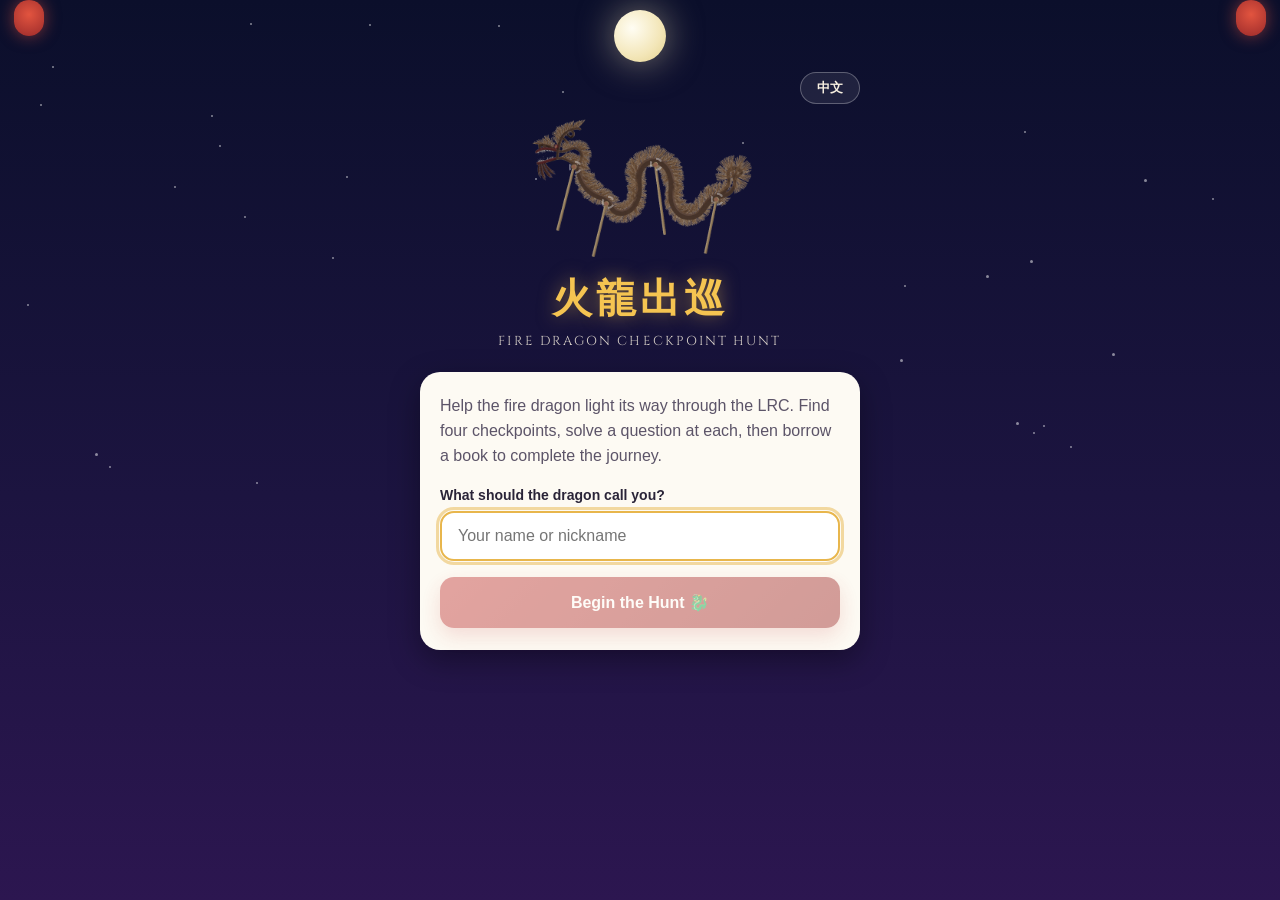
<file: index.html>
<!DOCTYPE html>
<html lang="en">
<head>
<meta charset="UTF-8" />
<meta name="viewport" content="width=device-width, initial-scale=1" />
<title>火龍出巡 · Fire Dragon Checkpoint Hunt</title>
<meta name="description" content="A QR checkpoint hunt through the library, guided by the fire dragon of Mid-Autumn Festival." />
<link rel="preconnect" href="https://fonts.googleapis.com" />
<link rel="preconnect" href="https://fonts.gstatic.com" crossorigin />
<link href="https://fonts.googleapis.com/css2?family=Cinzel:wght@600;700&display=swap" rel="stylesheet" />
<link rel="stylesheet" href="style.css" />
</head>
<body>
  <div class="stars" id="stars"></div>
  <div class="moon"></div>
  <div class="lantern left"></div>
  <div class="lantern right"></div>

  <main class="app-shell" id="app">
    <!-- rendered by game.js -->
  </main>

  <script src="data.js"></script>
  <script src="game.js"></script>
</body>
</html>
</file>
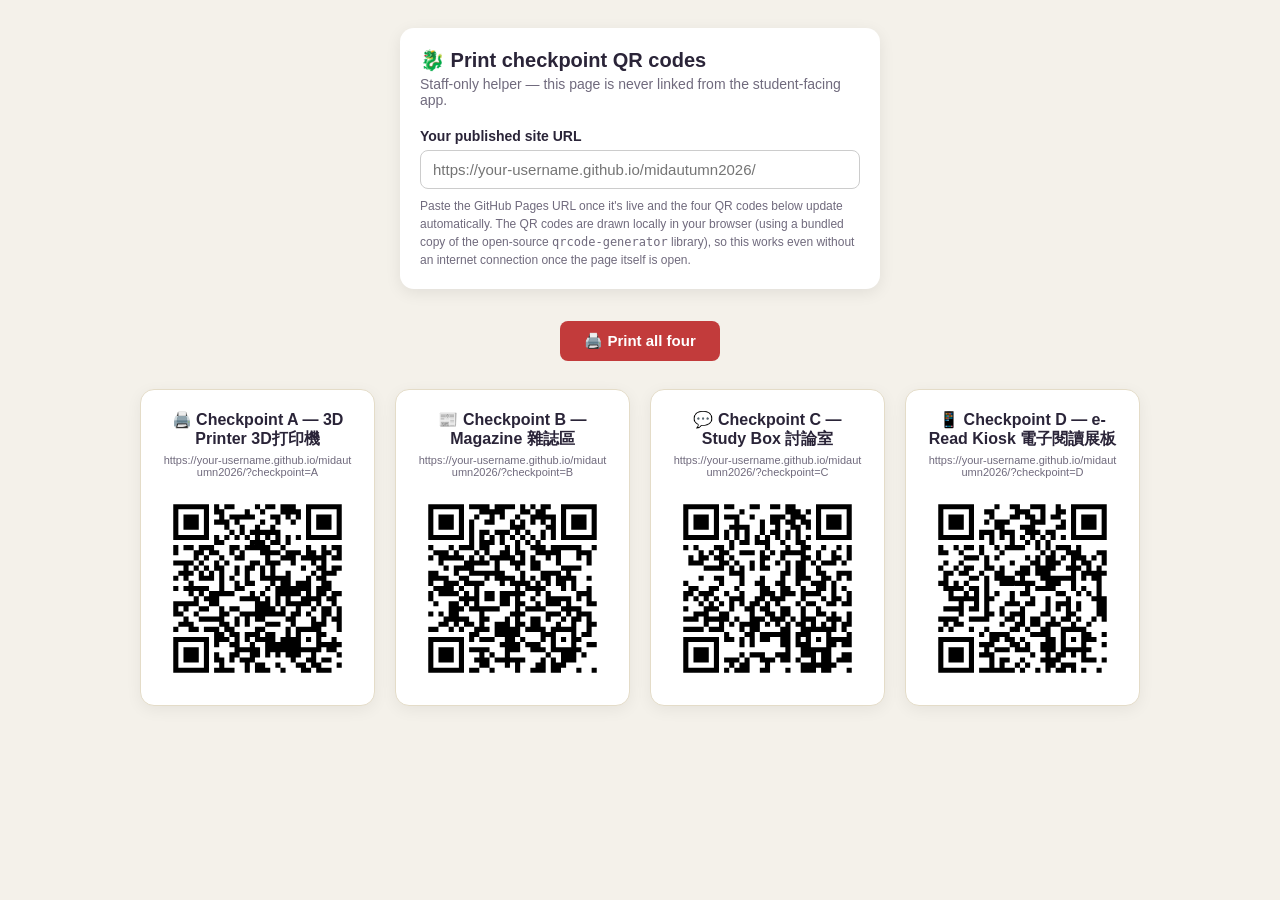
<file: admin-qr-codes.html>
<!DOCTYPE html>
<html lang="en">
<head>
<meta charset="UTF-8" />
<meta name="viewport" content="width=device-width, initial-scale=1" />
<title>Print Checkpoint QR Codes · 火龍出巡</title>
<style>
  :root {
    --ink: #2a2438;
    --ink-soft: #706a7d;
    --red: #c23b3b;
    --line: #e4dcc8;
  }
  * { box-sizing: border-box; }
  body {
    font-family: -apple-system, BlinkMacSystemFont, "Segoe UI", Roboto, sans-serif;
    background: #f4f1ea;
    margin: 0;
    padding: 28px 20px 60px;
    color: var(--ink);
  }
  h1 { font-size: 20px; margin: 0 0 4px; }
  .subtitle { color: var(--ink-soft); font-size: 14px; margin: 0 0 20px; }
  .setup {
    max-width: 480px;
    margin: 0 auto 32px;
    background: #fff;
    padding: 20px;
    border-radius: 14px;
    box-shadow: 0 4px 16px rgba(0, 0, 0, 0.08);
  }
  label { display: block; font-weight: 600; margin-bottom: 6px; font-size: 14px; }
  input {
    width: 100%;
    padding: 10px 12px;
    font-size: 15px;
    border: 1px solid #ccc;
    border-radius: 8px;
    font-family: inherit;
  }
  .hint { font-size: 12px; color: var(--ink-soft); margin: 8px 0 0; line-height: 1.5; }
  .printbar { text-align: center; margin: 0 0 28px; }
  button {
    font-size: 15px;
    padding: 11px 24px;
    border-radius: 8px;
    border: none;
    background: var(--red);
    color: #fff;
    font-weight: 700;
    cursor: pointer;
    font-family: inherit;
  }
  .grid {
    display: grid;
    grid-template-columns: repeat(auto-fit, minmax(230px, 1fr));
    gap: 20px;
    max-width: 1000px;
    margin: 0 auto;
  }
  .qr-card {
    background: #fff;
    border: 1px solid var(--line);
    border-radius: 14px;
    padding: 20px;
    text-align: center;
    box-shadow: 0 4px 16px rgba(0, 0, 0, 0.06);
    page-break-inside: avoid;
  }
  .qr-card h2 { font-size: 16px; margin: 0 0 4px; }
  .qr-card .url { font-size: 11px; color: var(--ink-soft); margin: 0 0 14px; word-break: break-all; }
  .qr-card .qr-wrap { display: flex; justify-content: center; }
  .qr-card .qr-wrap svg { width: 100%; max-width: 220px; height: auto; }
  @media print {
    .setup, .printbar { display: none; }
    body { background: #fff; padding: 0; }
    .grid { gap: 24px; }
    .qr-card { box-shadow: none; }
  }
</style>
</head>
<body>
  <div class="setup">
    <h1>🐉 Print checkpoint QR codes</h1>
    <p class="subtitle">Staff-only helper — this page is never linked from the student-facing app.</p>
    <label for="baseUrl">Your published site URL</label>
    <input id="baseUrl" type="text" placeholder="https://your-username.github.io/midautumn2026/" autocomplete="off" />
    <p class="hint">Paste the GitHub Pages URL once it's live and the four QR codes below update automatically. The QR codes are drawn locally in your browser (using a bundled copy of the open-source <code>qrcode-generator</code> library), so this works even without an internet connection once the page itself is open.</p>
  </div>

  <div class="printbar">
    <button type="button" onclick="window.print()">🖨️ Print all four</button>
  </div>

  <div class="grid" id="grid"></div>

  <script src="qrcode-lib.js"></script>
  <script src="data.js"></script>
  <script>
    var gridEl = document.getElementById("grid");
    var inputEl = document.getElementById("baseUrl");
    var PLACEHOLDER = "https://your-username.github.io/midautumn2026/";

    function buildUrl(base, id) {
      var b = (base || "").trim() || PLACEHOLDER;
      var hasQuery = b.indexOf("?") !== -1;
      var endsInSeparator = b.charAt(b.length - 1) === "?" || b.charAt(b.length - 1) === "&";
      var sep = endsInSeparator ? "" : hasQuery ? "&" : "?";
      return b + sep + "checkpoint=" + encodeURIComponent(id);
    }

    function qrSvgFor(url) {
      var qr = qrcode(0, "M");
      qr.addData(url);
      qr.make();
      return qr.createSvgTag(5, 12);
    }

    function render() {
      var base = inputEl.value;
      var html = "";
      for (var i = 0; i < CHECKPOINTS.length; i++) {
        var cp = CHECKPOINTS[i];
        var url = buildUrl(base, cp.id);
        html +=
          '<div class="qr-card">' +
            "<h2>" + cp.icon + " Checkpoint " + cp.id + " — " + cp.name.en + " " + cp.name.zh + "</h2>" +
            '<p class="url">' + url + "</p>" +
            '<div class="qr-wrap">' + qrSvgFor(url) + "</div>" +
          "</div>";
      }
      gridEl.innerHTML = html;
    }

    inputEl.addEventListener("input", render);
    render();
  </script>
</body>
</html>
</file>
<file: style.css>
/* =========================================================
   火龍出巡 · Fire Dragon Checkpoint Hunt — STYLES
   ========================================================= */

:root {
  --night-1: #0b0f2b;
  --night-2: #1c1440;
  --night-3: #2c1650;
  --gold: #e8b64c;
  --gold-bright: #f5c451;
  --red: #c23b3b;
  --red-deep: #9c2b2b;
  --card-bg: #fdfaf3;
  --ink: #2a2438;
  --ink-soft: #5c5468;
  --line: #e4dcc8;
  --radius-lg: 20px;
  --radius-md: 14px;
  --shadow-soft: 0 10px 30px rgba(0, 0, 0, 0.35);
  --cream: #f7efe0;
  --font-display: "Cinzel", Georgia, "Noto Serif TC", serif;
  --font-body: -apple-system, BlinkMacSystemFont, "Segoe UI", Roboto,
    "PingFang TC", "Microsoft JhengHei", sans-serif;
}

* {
  box-sizing: border-box;
}

html,
body {
  margin: 0;
  padding: 0;
  min-height: 100%;
}

body {
  background: linear-gradient(180deg, var(--night-1) 0%, var(--night-2) 55%, var(--night-3) 100%);
  background-attachment: fixed;
  color: var(--cream);
  font-family: var(--font-body);
  -webkit-font-smoothing: antialiased;
  overflow-x: hidden;
}

/* ---------------- fixed sky layer ---------------- */

.stars {
  position: fixed;
  inset: 0;
  pointer-events: none;
  z-index: 0;
}
.star {
  position: absolute;
  background: #fff;
  border-radius: 50%;
  opacity: 0.5;
  animation: twinkle 3.2s ease-in-out infinite;
}
@keyframes twinkle {
  0%, 100% { opacity: 0.15; }
  50% { opacity: 0.85; }
}

.moon {
  position: fixed;
  top: 10px;
  left: 50%;
  transform: translateX(-50%);
  width: 52px;
  height: 52px;
  border-radius: 50%;
  background: radial-gradient(circle at 35% 35%, #fffdf3, #f3e6b8 60%, #e4d18f 100%);
  box-shadow: 0 0 36px rgba(243, 230, 184, 0.5);
  z-index: 1;
}

.lantern {
  position: fixed;
  top: 0;
  width: 30px;
  height: 42px;
  z-index: 1;
  transform-origin: top center;
  animation: sway 4.6s ease-in-out infinite;
}
.lantern::before {
  content: "";
  position: absolute;
  top: -12px;
  left: 50%;
  width: 1px;
  height: 12px;
  background: rgba(245, 196, 81, 0.5);
  transform: translateX(-50%);
}
.lantern::after {
  content: "";
  position: absolute;
  top: 0;
  left: 0;
  right: 0;
  bottom: 6px;
  background: radial-gradient(circle at 50% 40%, #e2543f, var(--red-deep));
  border-radius: 50% / 40%;
  box-shadow: 0 0 16px rgba(226, 84, 63, 0.55);
}
.lantern.left { left: 14px; animation-delay: 0s; }
.lantern.right { right: 14px; animation-delay: 1.3s; }

@keyframes sway {
  0%, 100% { transform: rotate(-4deg); }
  50% { transform: rotate(4deg); }
}

/* ---------------- layout shell ---------------- */

.app-shell {
  position: relative;
  z-index: 2;
  max-width: 480px;
  margin: 0 auto;
  padding: 72px 20px 48px;
  padding-bottom: max(48px, env(safe-area-inset-bottom));
  min-height: 100vh;
}

.screen {
  animation: fadeIn 0.35s ease;
}
@keyframes fadeIn {
  from { opacity: 0; transform: translateY(6px); }
  to { opacity: 1; transform: translateY(0); }
}

.hero {
  max-width: 360px;
  margin: 0 auto 4px;
}
.hero-small {
  max-width: 230px;
  opacity: 0.92;
}

/* ---------------- titles ---------------- */

.title-zh {
  font-weight: 800;
  font-size: clamp(30px, 9vw, 40px);
  letter-spacing: 0.1em;
  text-align: center;
  margin: 4px 0 0;
  color: var(--gold-bright);
  text-shadow: 0 0 18px rgba(232, 182, 76, 0.5);
}
.subtitle {
  font-family: var(--font-display);
  text-align: center;
  text-transform: uppercase;
  letter-spacing: 0.16em;
  font-size: 13px;
  opacity: 0.85;
  margin: 6px 0 22px;
}

/* ---------------- language toggle ---------------- */

.lang-bar {
  display: flex;
  justify-content: flex-end;
  margin: 0 0 10px;
}
.lang-toggle {
  background: rgba(255, 255, 255, 0.08);
  border: 1px solid rgba(255, 255, 255, 0.28);
  color: inherit;
  padding: 6px 16px;
  border-radius: 999px;
  font-size: 13px;
  font-weight: 700;
  cursor: pointer;
  font-family: inherit;
  transition: transform 0.12s ease, background 0.2s ease;
}
.lang-toggle:hover { background: rgba(255, 255, 255, 0.16); }
.lang-toggle:active { transform: scale(0.95); }
.lang-toggle:focus-visible { outline: 2px solid var(--gold-bright); }

/* ---------------- card ---------------- */

.card {
  background: var(--card-bg);
  color: var(--ink);
  border-radius: var(--radius-lg);
  padding: 22px 20px;
  box-shadow: var(--shadow-soft);
  margin: 16px 0;
}
.card h2 {
  font-size: 21px;
  font-weight: 800;
  line-height: 1.35;
  margin: 0 0 14px;
  color: var(--ink);
}
.card p {
  line-height: 1.55;
}

.blurb {
  color: var(--ink-soft);
  margin: 0 0 18px;
}
.blurb-highlight {
  color: var(--red-deep);
  font-weight: 600;
}

.lead-text {
  color: var(--red-deep);
  font-weight: 600;
  font-size: 14px;
  margin: 0 0 10px;
}

/* ---------------- form fields ---------------- */

.field-label {
  display: block;
  font-size: 14px;
  font-weight: 600;
  margin-bottom: 8px;
}

.text-input {
  width: 100%;
  padding: 14px 16px;
  border-radius: var(--radius-md);
  border: 2px solid var(--line);
  font-size: 16px;
  margin-bottom: 16px;
  font-family: inherit;
  background: #fff;
  color: var(--ink);
}
.text-input:focus {
  outline: 3px solid rgba(232, 182, 76, 0.5);
  outline-offset: 1px;
  border-color: var(--gold);
}

/* ---------------- buttons ---------------- */

.btn {
  display: block;
  width: 100%;
  border: none;
  border-radius: var(--radius-md);
  padding: 16px 18px;
  font-size: 16px;
  font-weight: 700;
  cursor: pointer;
  font-family: inherit;
  transition: transform 0.12s ease, opacity 0.2s ease;
}
.btn:active { transform: scale(0.97); }
.btn:disabled { opacity: 0.45; cursor: not-allowed; }
.btn:focus-visible { outline: 3px solid var(--gold-bright); outline-offset: 2px; }

.btn-primary {
  background: linear-gradient(135deg, var(--red) 0%, var(--red-deep) 100%);
  color: #fff;
  box-shadow: 0 8px 20px rgba(194, 59, 59, 0.35);
}

.btn-secondary {
  background: transparent;
  border: 2px solid var(--red);
  color: var(--red-deep);
  margin-top: 18px;
}

.btn-answer {
  background: #fff;
  color: var(--ink);
  border: 2px solid var(--line);
  text-align: left;
  margin-bottom: 12px;
}
.btn-answer:last-child { margin-bottom: 0; }
.btn-answer.is-correct {
  background: #eaf6ec;
  border-color: #4caf50;
  color: #2e7d32;
}
.btn-answer.is-wrong {
  animation: shake 0.4s ease;
  border-color: var(--red);
  background: #fdecea;
}
@keyframes shake {
  0%, 100% { transform: translateX(0); }
  25% { transform: translateX(-6px); }
  75% { transform: translateX(6px); }
}

.btn-link {
  display: block;
  margin: 28px auto 0;
  background: none;
  border: none;
  color: inherit;
  opacity: 0.6;
  font-size: 13px;
  text-decoration: underline;
  cursor: pointer;
  font-family: inherit;
  padding: 8px;
}
.btn-link:focus-visible { outline: 2px solid var(--gold-bright); }

/* ---------------- question screen ---------------- */

.topbar-badge {
  display: inline-block;
  background: rgba(232, 182, 76, 0.15);
  border: 1px solid rgba(232, 182, 76, 0.4);
  color: var(--gold-bright);
  padding: 6px 14px;
  border-radius: 999px;
  font-size: 13px;
  font-weight: 700;
  margin: 0 0 16px;
}

.question-text {
  font-size: 19px;
}

.feedback {
  min-height: 20px;
  color: var(--red-deep);
  font-size: 14px;
  margin: 10px 0 0;
  font-weight: 600;
}

/* ---------------- success / complete ---------------- */

.card-success, .card-complete {
  text-align: center;
}
.card-success h2, .card-complete h2 {
  text-align: center;
}

.clue-box {
  background: #fbf3e2;
  border: 1px dashed var(--gold);
  border-radius: var(--radius-md);
  padding: 16px;
  margin: 6px 0 20px;
  text-align: left;
}
.clue-label {
  font-weight: 700;
  color: var(--red-deep);
  margin: 0 0 8px;
  font-size: 14px;
}
.clue-text {
  margin: 0;
  line-height: 1.5;
}
.clue-hint {
  margin: 10px 0 0;
  font-size: 13px;
  color: var(--ink-soft);
}

.card-complete { border: 2px solid var(--gold); }

.stamp-row {
  display: flex;
  justify-content: center;
  gap: 10px;
  margin: 4px 0 18px;
}
.stamp {
  width: 44px;
  height: 44px;
  border-radius: 50%;
  border: 3px solid var(--red);
  color: var(--red);
  display: flex;
  align-items: center;
  justify-content: center;
  font-weight: 800;
  font-family: var(--font-display);
  transform: rotate(-6deg);
  background: rgba(194, 59, 59, 0.06);
}
.stamp:nth-child(2n) { transform: rotate(5deg); }

.complete-message {
  line-height: 1.6;
  margin: 8px 0 4px;
}
.hint-text {
  font-size: 13px;
  color: var(--ink-soft);
  margin-top: 16px;
}

/* ---------------- map / progress trail ---------------- */

.progress-label {
  text-align: center;
  font-weight: 700;
  letter-spacing: 0.02em;
  margin: 4px 0 18px;
}

.trail {
  display: flex;
  justify-content: space-between;
  gap: 8px;
  margin-bottom: 8px;
}
.trail-node {
  flex: 1;
  text-align: center;
  min-width: 0;
}
.trail-dot {
  width: 52px;
  height: 52px;
  margin: 0 auto 6px;
  border-radius: 50%;
  display: flex;
  align-items: center;
  justify-content: center;
  font-size: 22px;
  background: rgba(255, 255, 255, 0.08);
  border: 2px dashed rgba(255, 255, 255, 0.25);
}
.trail-node--done .trail-dot {
  background: radial-gradient(circle at 35% 35%, #ffe9a8, var(--red-deep));
  border: 2px solid var(--gold);
  box-shadow: 0 0 14px rgba(232, 182, 76, 0.6);
}
.trail-node--clue .trail-dot {
  border: 2px solid var(--gold);
  animation: pulse-ring 2s ease-in-out infinite;
}
.trail-label {
  font-size: 11px;
  opacity: 0.8;
  margin: 0;
  overflow-wrap: break-word;
}
@keyframes pulse-ring {
  0%, 100% { box-shadow: 0 0 0 rgba(232, 182, 76, 0.6); }
  50% { box-shadow: 0 0 14px rgba(232, 182, 76, 0.6); }
}

.card-clue { border: 2px solid var(--gold); }

/* ---------------- dragon hero artwork ---------------- */

.dragon-wrap {
  position: relative;
  width: 100%;
  line-height: 0;
}
.dragon-image {
  width: 100%;
  height: auto;
  display: block;
  transition: filter 0.6s ease;
}

.dragon-marker {
  position: absolute;
  width: 5.5%;
  aspect-ratio: 1 / 1;
  transform: translate(-50%, -50%);
  border-radius: 50%;
  background: transparent;
  border: 2px dashed rgba(255, 255, 255, 0.4);
  transition: background 0.4s ease, box-shadow 0.4s ease, border-color 0.4s ease;
  pointer-events: none;
}
.dragon-marker.is-lit {
  border: 2px solid var(--gold-bright);
  background: radial-gradient(circle at 35% 35%, #ffe9a8, #d4482f);
  box-shadow: 0 0 14px rgba(232, 182, 76, 0.85);
  animation: pulse-glow 2.4s ease-in-out infinite;
}
@keyframes pulse-glow {
  0%, 100% { opacity: 1; }
  50% { opacity: 0.78; }
}

@keyframes dragon-glow-pulse {
  0%, 100% { filter: grayscale(0%) brightness(1.04) saturate(130%) drop-shadow(0 0 14px rgba(232, 182, 76, 0.55)); }
  50% { filter: grayscale(0%) brightness(1.08) saturate(140%) drop-shadow(0 0 26px rgba(232, 182, 76, 0.85)); }
}
.dragon-wrap.is-fully-lit .dragon-image {
  animation: dragon-glow-pulse 2.4s ease-in-out infinite;
}

/* ---------------- motion & accessibility ---------------- */

@media (prefers-reduced-motion: reduce) {
  .star, .lantern, .dragon-marker.is-lit, .dragon-wrap.is-fully-lit .dragon-image,
  .trail-node--clue .trail-dot, .btn-answer.is-wrong, .screen {
    animation: none !important;
  }
}
</file>
